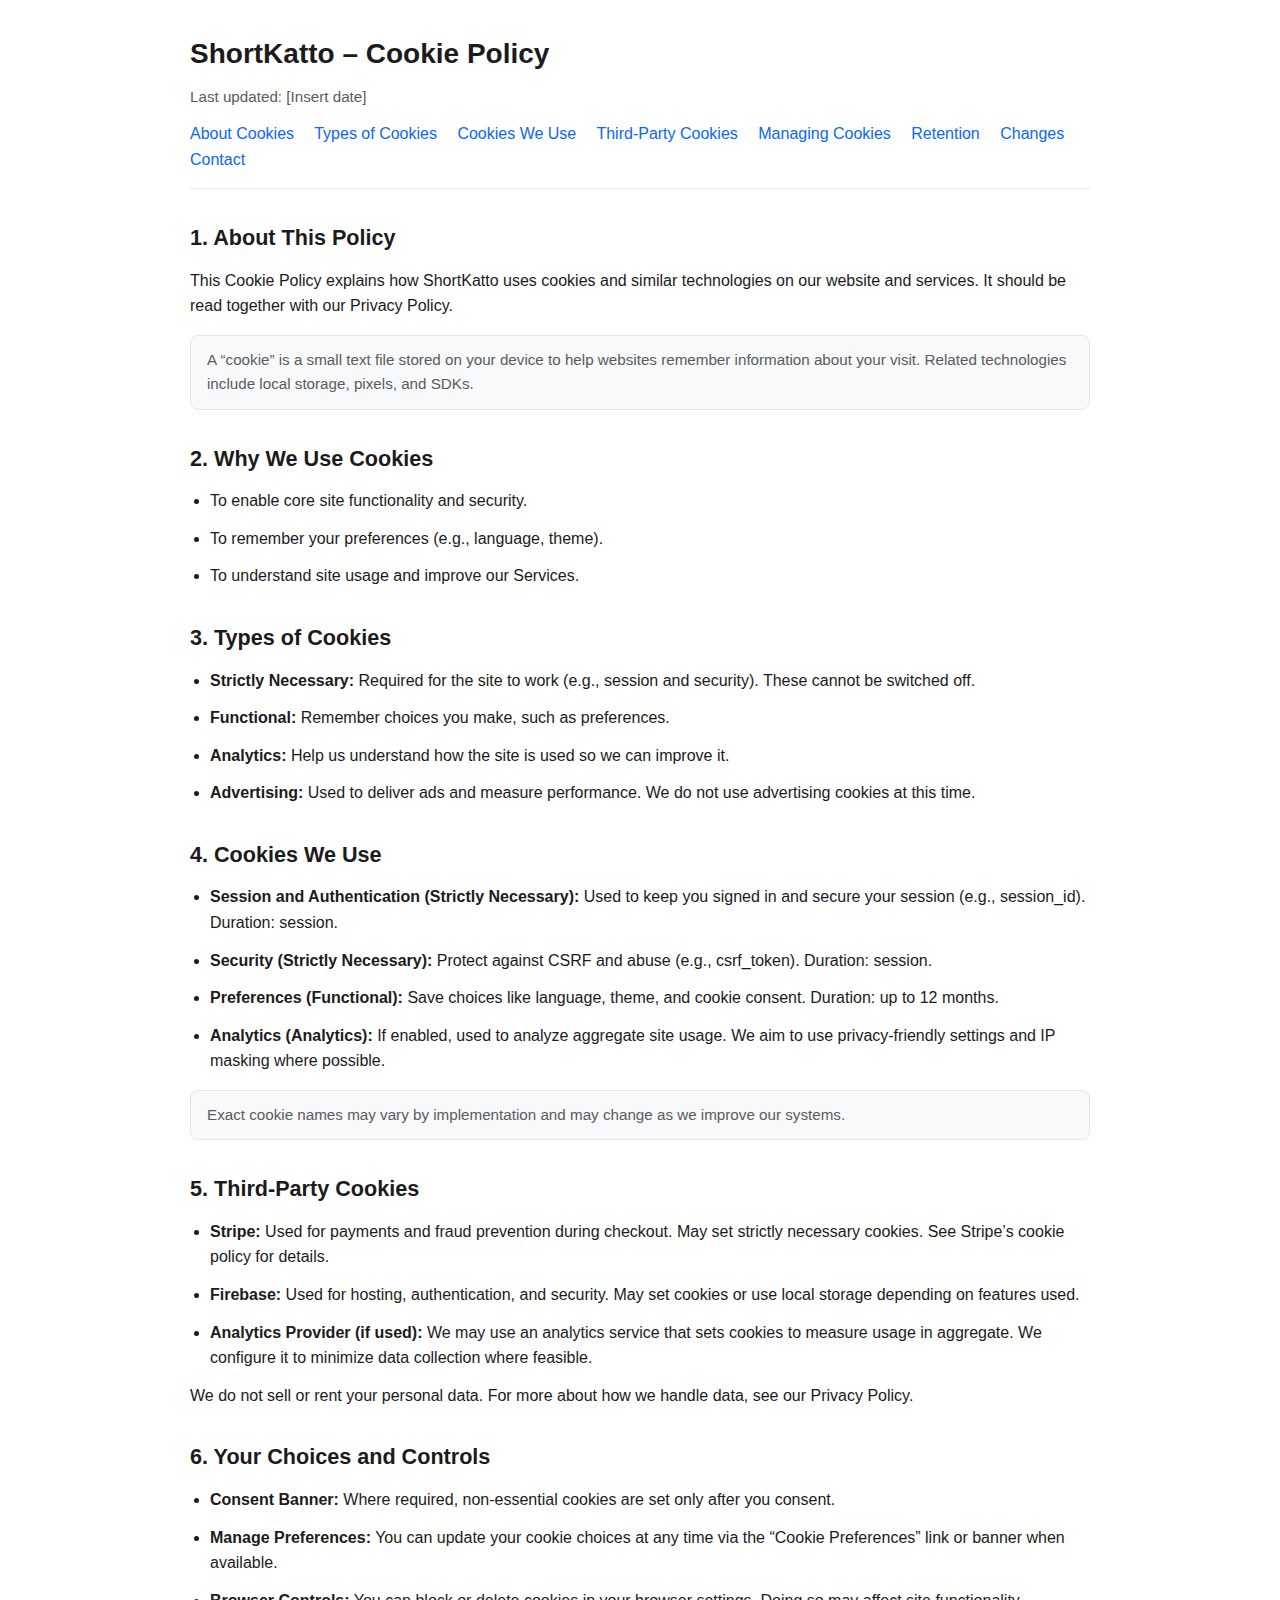
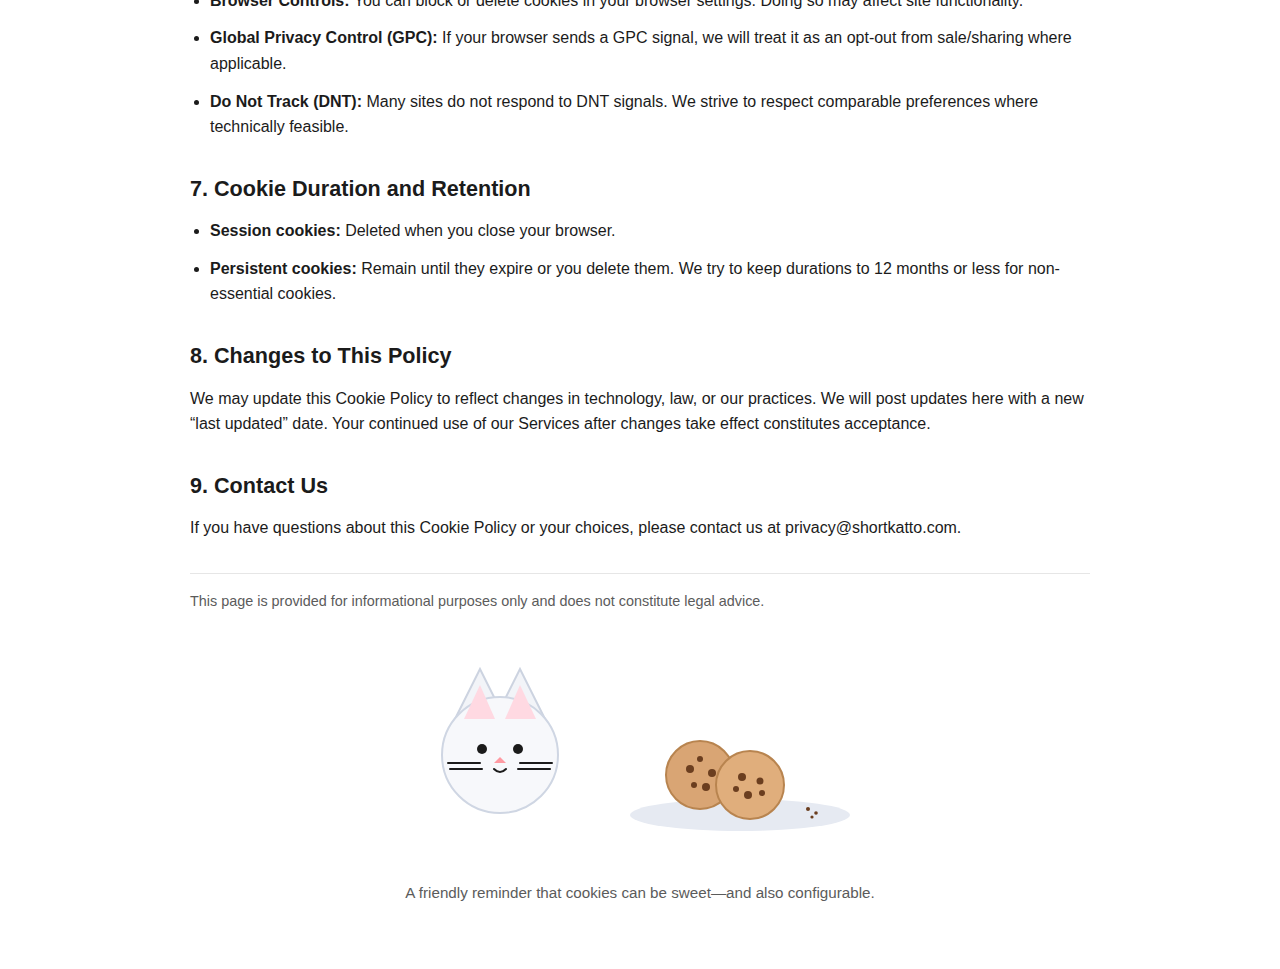
<file: cookies.html>
<!DOCTYPE html> <html lang="en"> <head> <meta charset="utf-8" /> <meta name="viewport" content="width=device-width, initial-scale=1" /> <title>ShortKatto – Cookie Policy</title> <style> :root { --bg: #ffffff; --fg: #1b1b1b; --muted: #5b5b5b; --link: #0a66ff; --border: #e6e6e6; --surface: #f8f9fb; } @media (prefers-color-scheme: dark) { :root { --bg: #0f1115; --fg: #e9e9e9; --muted: #a0a0a0; --link: #6ea8ff; --border: #222733; --surface: #131826; } } html, body { background: var(--bg); color: var(--fg); margin: 0; padding: 0; font-family: ui-sans-serif, -apple-system, BlinkMacSystemFont, Segoe UI, Roboto, Helvetica, Arial, "Apple Color Emoji", "Segoe UI Emoji"; line-height: 1.6; text-rendering: optimizeLegibility; } .container { max-width: 900px; margin: 0 auto; padding: 2rem 1rem 4rem; } header { margin-bottom: 1.5rem; border-bottom: 1px solid var(--border); padding-bottom: 1rem; } h1 { font-size: 1.75rem; margin: 0 0 0.5rem; } .updated { margin: 0.25rem 0 0.75rem; color: var(--muted); font-size: 0.95rem; } nav a { color: var(--link); text-decoration: none; margin-right: 1rem; } nav a:hover, nav a:focus { text-decoration: underline; } section { margin-top: 2rem; } h2 { font-size: 1.35rem; margin: 1.5rem 0 0.75rem; } ol, ul { margin: 0; padding-left: 1.25rem; } li { margin: 0 0 0.75rem; } p { margin: 0.25rem 0 0.5rem; } .callout { background: var(--surface); border: 1px solid var(--border); border-radius: 8px; padding: 0.75rem 1rem; color: var(--muted); font-size: 0.95rem; margin-top: 1rem; } .note { color: var(--muted); font-size: 0.9rem; margin-top: 2rem; border-top: 1px solid var(--border); padding-top: 1rem; } a { color: var(--link); } figure { margin: 2rem 0 0; text-align: center; } figcaption { color: var(--muted); font-size: 0.95rem; margin-top: 0.5rem; } .svg-wrap { display: inline-block; max-width: 520px; width: 100%; } svg { width: 100%; height: auto; display: block; } </style> </head> <body> <div class="container"> <header> <h1>ShortKatto – Cookie Policy</h1> <p class="updated">Last updated: <time datetime="">[Insert date]</time></p> <nav aria-label="Page sections"> <a href="#about">About Cookies</a> <a href="#types">Types of Cookies</a> <a href="#ours">Cookies We Use</a> <a href="#third-parties">Third-Party Cookies</a> <a href="#control">Managing Cookies</a> <a href="#retention">Retention</a> <a href="#changes">Changes</a> <a href="#contact">Contact</a> </nav> </header>
<main>
  <section id="about" aria-labelledby="about-heading">
    <h2 id="about-heading">1. About This Policy</h2>
    <p>This Cookie Policy explains how ShortKatto uses cookies and similar technologies on our website and services. It should be read together with our Privacy Policy.</p>
    <div class="callout">A “cookie” is a small text file stored on your device to help websites remember information about your visit. Related technologies include local storage, pixels, and SDKs.</div>
  </section>

  <section id="why" aria-labelledby="why-heading">
    <h2 id="why-heading">2. Why We Use Cookies</h2>
    <ul>
      <li>To enable core site functionality and security.</li>
      <li>To remember your preferences (e.g., language, theme).</li>
      <li>To understand site usage and improve our Services.</li>
    </ul>
  </section>

  <section id="types" aria-labelledby="types-heading">
    <h2 id="types-heading">3. Types of Cookies</h2>
    <ul>
      <li><strong>Strictly Necessary:</strong> Required for the site to work (e.g., session and security). These cannot be switched off.</li>
      <li><strong>Functional:</strong> Remember choices you make, such as preferences.</li>
      <li><strong>Analytics:</strong> Help us understand how the site is used so we can improve it.</li>
      <li><strong>Advertising:</strong> Used to deliver ads and measure performance. We do not use advertising cookies at this time.</li>
    </ul>
  </section>

  <section id="ours" aria-labelledby="ours-heading">
    <h2 id="ours-heading">4. Cookies We Use</h2>
    <ul>
      <li><strong>Session and Authentication (Strictly Necessary):</strong> Used to keep you signed in and secure your session (e.g., session_id). Duration: session.</li>
      <li><strong>Security (Strictly Necessary):</strong> Protect against CSRF and abuse (e.g., csrf_token). Duration: session.</li>
      <li><strong>Preferences (Functional):</strong> Save choices like language, theme, and cookie consent. Duration: up to 12 months.</li>
      <li><strong>Analytics (Analytics):</strong> If enabled, used to analyze aggregate site usage. We aim to use privacy-friendly settings and IP masking where possible.</li>
    </ul>
    <p class="callout">Exact cookie names may vary by implementation and may change as we improve our systems.</p>
  </section>

  <section id="third-parties" aria-labelledby="third-parties-heading">
    <h2 id="third-parties-heading">5. Third-Party Cookies</h2>
    <ul>
      <li><strong>Stripe:</strong> Used for payments and fraud prevention during checkout. May set strictly necessary cookies. See Stripe’s cookie policy for details.</li>
      <li><strong>Firebase:</strong> Used for hosting, authentication, and security. May set cookies or use local storage depending on features used.</li>
      <li><strong>Analytics Provider (if used):</strong> We may use an analytics service that sets cookies to measure usage in aggregate. We configure it to minimize data collection where feasible.</li>
    </ul>
    <p>We do not sell or rent your personal data. For more about how we handle data, see our Privacy Policy.</p>
  </section>

  <section id="control" aria-labelledby="control-heading">
    <h2 id="control-heading">6. Your Choices and Controls</h2>
    <ul>
      <li><strong>Consent Banner:</strong> Where required, non-essential cookies are set only after you consent.</li>
      <li><strong>Manage Preferences:</strong> You can update your cookie choices at any time via the “Cookie Preferences” link or banner when available.</li>
      <li><strong>Browser Controls:</strong> You can block or delete cookies in your browser settings. Doing so may affect site functionality.</li>
      <li><strong>Global Privacy Control (GPC):</strong> If your browser sends a GPC signal, we will treat it as an opt-out from sale/sharing where applicable.</li>
      <li><strong>Do Not Track (DNT):</strong> Many sites do not respond to DNT signals. We strive to respect comparable preferences where technically feasible.</li>
    </ul>
  </section>

  <section id="retention" aria-labelledby="retention-heading">
    <h2 id="retention-heading">7. Cookie Duration and Retention</h2>
    <ul>
      <li><strong>Session cookies:</strong> Deleted when you close your browser.</li>
      <li><strong>Persistent cookies:</strong> Remain until they expire or you delete them. We try to keep durations to 12 months or less for non-essential cookies.</li>
    </ul>
  </section>

  <section id="changes" aria-labelledby="changes-heading">
    <h2 id="changes-heading">8. Changes to This Policy</h2>
    <p>We may update this Cookie Policy to reflect changes in technology, law, or our practices. We will post updates here with a new “last updated” date. Your continued use of our Services after changes take effect constitutes acceptance.</p>
  </section>

  <section id="contact" aria-labelledby="contact-heading">
    <h2 id="contact-heading">9. Contact Us</h2>
    <p>If you have questions about this Cookie Policy or your choices, please contact us at privacy@shortkatto.com.</p>
  </section>

  <p class="note">This page is provided for informational purposes only and does not constitute legal advice.</p>

  <figure aria-labelledby="cat-title cat-desc">
    <div class="svg-wrap">
      <svg viewBox="0 0 520 220" role="img" aria-labelledby="cat-title cat-desc" xmlns="http://www.w3.org/2000/svg">
        <title id="cat-title">Cat with cookies</title>
        <desc id="cat-desc">A simple illustration of a smiling cat next to chocolate chip cookies.</desc>

        <!-- Background plate -->
        <rect x="0" y="0" width="520" height="220" rx="12" fill="none" />

        <!-- Cat body (simple head) -->
        <g transform="translate(120,110)">
          <!-- Ears -->
          <polygon points="-48,-30 -20,-86 8,-30" fill="#f2f4f8" stroke="#ccd3e0" stroke-width="2"/>
          <polygon points="48,-30 20,-86 -8,-30" fill="#f2f4f8" stroke="#ccd3e0" stroke-width="2"/>
          <!-- Head -->
          <circle cx="0" cy="0" r="58" fill="#f7f8fb" stroke="#cfd6e3" stroke-width="2"/>
          <!-- Inner ears -->
          <polygon points="-36,-36 -20,-70 -5,-36" fill="#ffd9e2"/>
          <polygon points="36,-36 20,-70 5,-36" fill="#ffd9e2"/>
          <!-- Eyes -->
          <circle cx="-18" cy="-6" r="5" fill="#1b1b1b"/>
          <circle cx="18" cy="-6" r="5" fill="#1b1b1b"/>
          <!-- Nose -->
          <polygon points="0,2 -6,8 6,8" fill="#ff9aa2"/>
          <!-- Mouth -->
          <path d="M -6 14 Q 0 20 6 14" stroke="#1b1b1b" stroke-width="2" fill="none" stroke-linecap="round"/>
          <!-- Whiskers -->
          <path d="M -20 8 H -52" stroke="#1b1b1b" stroke-width="2" stroke-linecap="round"/>
          <path d="M -18 14 H -50" stroke="#1b1b1b" stroke-width="2" stroke-linecap="round"/>
          <path d="M 20 8 H 52" stroke="#1b1b1b" stroke-width="2" stroke-linecap="round"/>
          <path d="M 18 14 H 50" stroke="#1b1b1b" stroke-width="2" stroke-linecap="round"/>
        </g>

        <!-- Cookies -->
        <g transform="translate(360,130)">
          <!-- Plate -->
          <ellipse cx="0" cy="40" rx="110" ry="16" fill="#e6eaf2"/>
          <!-- Cookie 1 -->
          <g transform="translate(-40,0)">
            <circle cx="0" cy="0" r="34" fill="#d9a574" stroke="#b8844f" stroke-width="2"/>
            <circle cx="-10" cy="-6" r="4" fill="#6b3e1f"/>
            <circle cx="12" cy="-2" r="4" fill="#6b3e1f"/>
            <circle cx="6" cy="12" r="4" fill="#6b3e1f"/>
            <circle cx="-6" cy="10" r="3" fill="#6b3e1f"/>
            <circle cx="0" cy="-16" r="3" fill="#6b3e1f"/>
          </g>
          <!-- Cookie 2 -->
          <g transform="translate(10,10)">
            <circle cx="0" cy="0" r="34" fill="#e0ae7c" stroke="#b8844f" stroke-width="2"/>
            <circle cx="-8" cy="-8" r="4" fill="#6b3e1f"/>
            <circle cx="10" cy="-4" r="3.5" fill="#6b3e1f"/>
            <circle cx="-2" cy="10" r="4" fill="#6b3e1f"/>
            <circle cx="12" cy="8" r="3" fill="#6b3e1f"/>
            <circle cx="-14" cy="4" r="3" fill="#6b3e1f"/>
          </g>
          <!-- Crumbs -->
          <circle cx="68" cy="34" r="2" fill="#6b3e1f"/>
          <circle cx="76" cy="38" r="1.8" fill="#6b3e1f"/>
          <circle cx="72" cy="42" r="1.6" fill="#6b3e1f"/>
        </g>
      </svg>
    </div>
    <figcaption>A friendly reminder that cookies can be sweet—and also configurable.</figcaption>
  </figure>
</main>
</div> </body> </html>
</file>
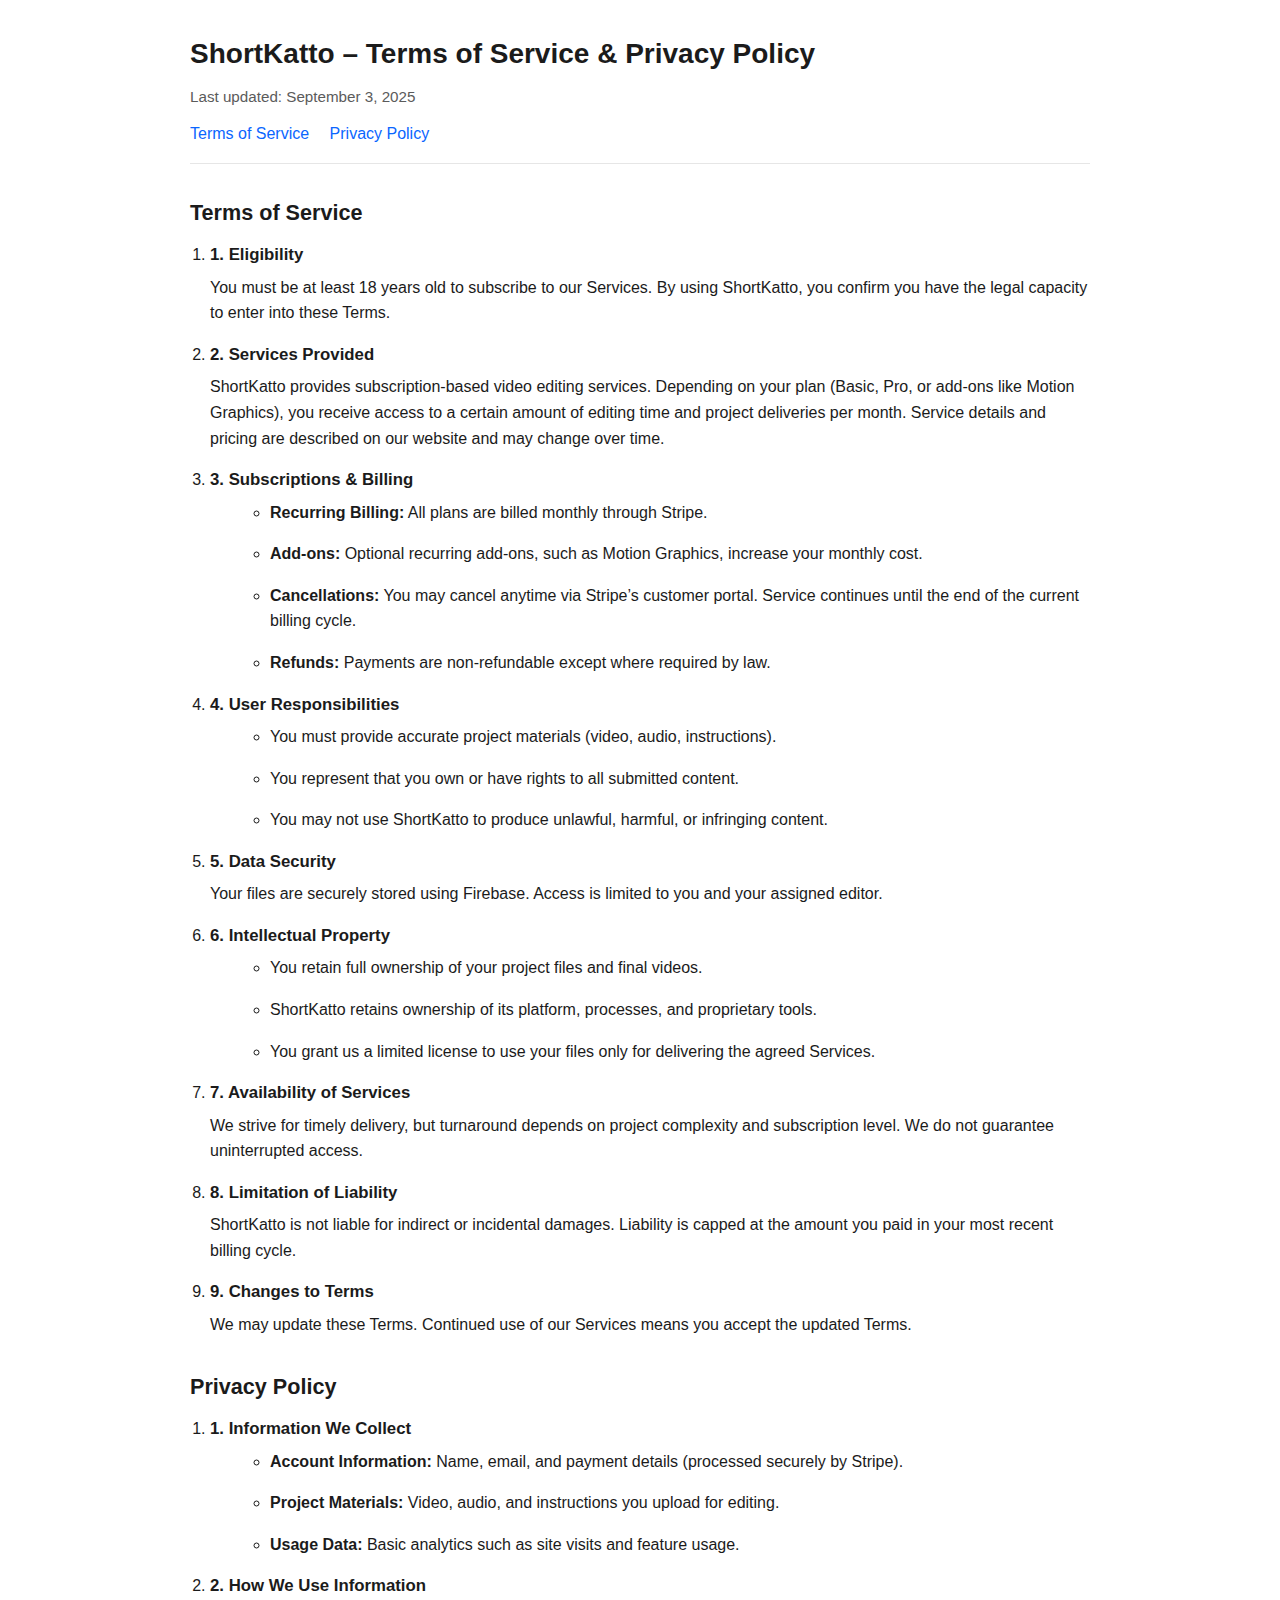
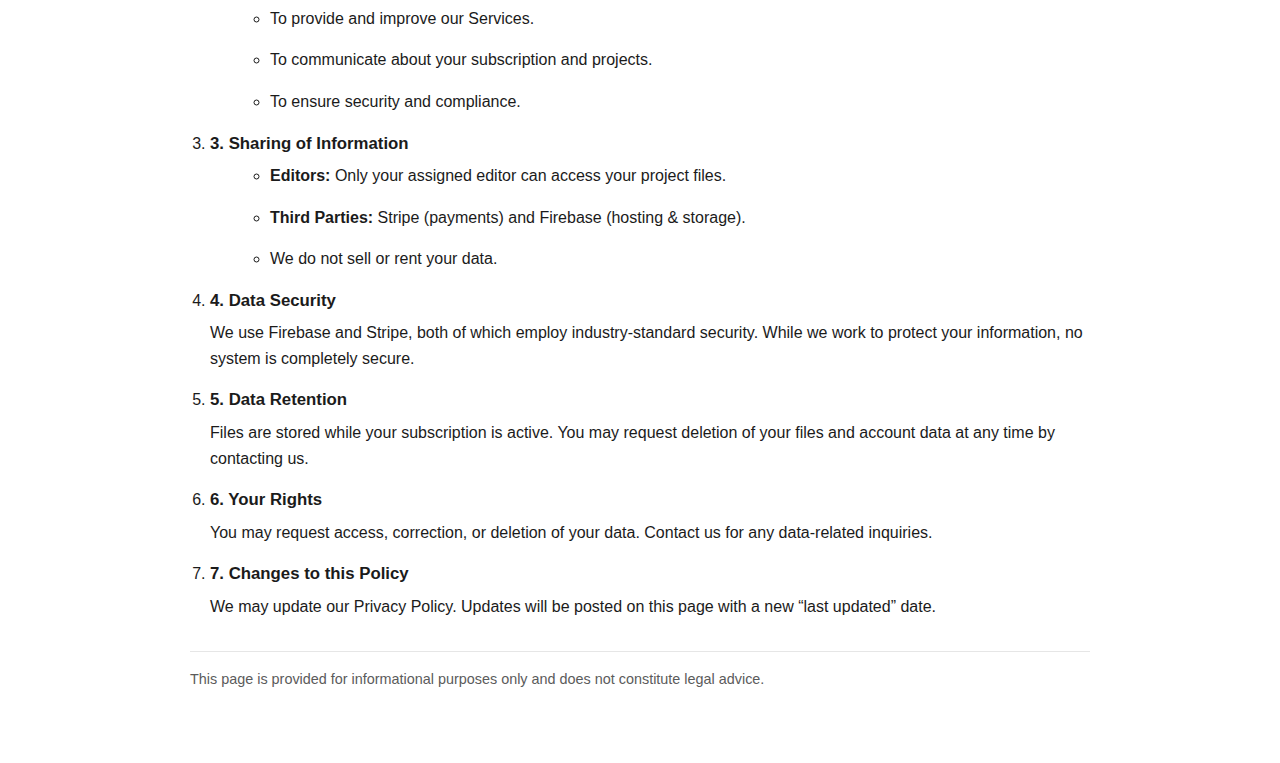
<file: terms.html>
<!DOCTYPE html>
<html lang="en">
<head> 
<meta charset="utf-8" /> 
<meta name="viewport" content="width=device-width, initial-scale=1" />
<title>ShortKatto – Terms of Service & Privacy Policy</title> 
<style> :root { --bg: #ffffff; --fg: #1b1b1b; --muted: #5b5b5b; --link: #0a66ff; --border: #e6e6e6; } @media (prefers-color-scheme: dark) { :root { --bg: #0f1115; --fg: #e9e9e9; --muted: #a0a0a0; --link: #6ea8ff; --border: #222733; } } html, body { background: var(--bg); color: var(--fg); margin: 0; padding: 0; font-family: ui-sans-serif, -apple-system, BlinkMacSystemFont, Segoe UI, Roboto, Helvetica, Arial, "Apple Color Emoji", "Segoe UI Emoji"; line-height: 1.6; text-rendering: optimizeLegibility; } .container { max-width: 900px; margin: 0 auto; padding: 2rem 1rem 4rem; } header { margin-bottom: 1.5rem; border-bottom: 1px solid var(--border); padding-bottom: 1rem; } h1 { font-size: 1.75rem; margin: 0 0 0.5rem; } .updated { margin: 0.25rem 0 0.75rem; color: var(--muted); font-size: 0.95rem; } nav a { color: var(--link); text-decoration: none; margin-right: 1rem; } nav a:hover, nav a:focus { text-decoration: underline; } section { margin-top: 2rem; } h2 { font-size: 1.35rem; margin: 1.5rem 0 0.75rem; } ol { margin: 0; padding-left: 1.25rem; } li { margin: 0 0 1rem; } li h3 { font-size: 1.05rem; margin: 0 0 0.35rem; } p { margin: 0.25rem 0 0.5rem; } ul { margin: 0.25rem 0 0.5rem 1.25rem; } .note { color: var(--muted); font-size: 0.9rem; margin-top: 2rem; border-top: 1px solid var(--border); padding-top: 1rem; } a { color: var(--link); } </style> 
</head> 
<body> 
<div class="container"> 
<header> <h1>ShortKatto – Terms of Service & Privacy Policy</h1> <p class="updated">Last updated:  <time datetime="2025-09-03">September 3, 2025</time>
<nav aria-label="Page sections"> <a href="#terms">Terms of Service</a> <a href="#privacy">Privacy Policy</a> </nav> </header>
<main>
  <section id="terms" aria-labelledby="terms-heading">
    <h2 id="terms-heading">Terms of Service</h2>
    <ol>
      <li id="eligibility">
        <h3>1. Eligibility</h3>
        <p>You must be at least 18 years old to subscribe to our Services. By using ShortKatto, you confirm you have the legal capacity to enter into these Terms.</p>
      </li>

      <li id="services-provided">
        <h3>2. Services Provided</h3>
        <p>ShortKatto provides subscription-based video editing services. Depending on your plan (Basic, Pro, or add-ons like Motion Graphics), you receive access to a certain amount of editing time and project deliveries per month. Service details and pricing are described on our website and may change over time.</p>
      </li>

      <li id="subscriptions-billing">
        <h3>3. Subscriptions & Billing</h3>
        <ul>
          <li><strong>Recurring Billing:</strong> All plans are billed monthly through Stripe.</li>
          <li><strong>Add-ons:</strong> Optional recurring add-ons, such as Motion Graphics, increase your monthly cost.</li>
          <li><strong>Cancellations:</strong> You may cancel anytime via Stripe’s customer portal. Service continues until the end of the current billing cycle.</li>
          <li><strong>Refunds:</strong> Payments are non-refundable except where required by law.</li>
        </ul>
      </li>

      <li id="user-responsibilities">
        <h3>4. User Responsibilities</h3>
        <ul>
          <li>You must provide accurate project materials (video, audio, instructions).</li>
          <li>You represent that you own or have rights to all submitted content.</li>
          <li>You may not use ShortKatto to produce unlawful, harmful, or infringing content.</li>
        </ul>
      </li>

      <li id="data-security">
        <h3>5. Data Security</h3>
        <p>Your files are securely stored using Firebase. Access is limited to you and your assigned editor.</p>
      </li>

      <li id="intellectual-property">
        <h3>6. Intellectual Property</h3>
        <ul>
          <li>You retain full ownership of your project files and final videos.</li>
          <li>ShortKatto retains ownership of its platform, processes, and proprietary tools.</li>
          <li>You grant us a limited license to use your files only for delivering the agreed Services.</li>
        </ul>
      </li>

      <li id="availability-of-services">
        <h3>7. Availability of Services</h3>
        <p>We strive for timely delivery, but turnaround depends on project complexity and subscription level. We do not guarantee uninterrupted access.</p>
      </li>

      <li id="limitation-of-liability">
        <h3>8. Limitation of Liability</h3>
        <p>ShortKatto is not liable for indirect or incidental damages. Liability is capped at the amount you paid in your most recent billing cycle.</p>
      </li>

      <li id="changes-to-terms">
        <h3>9. Changes to Terms</h3>
        <p>We may update these Terms. Continued use of our Services means you accept the updated Terms.</p>
      </li>
    </ol>
  </section>

  <section id="privacy" aria-labelledby="privacy-heading">
    <h2 id="privacy-heading">Privacy Policy</h2>
    <ol>
      <li id="info-we-collect">
        <h3>1. Information We Collect</h3>
        <ul>
          <li><strong>Account Information:</strong> Name, email, and payment details (processed securely by Stripe).</li>
          <li><strong>Project Materials:</strong> Video, audio, and instructions you upload for editing.</li>
          <li><strong>Usage Data:</strong> Basic analytics such as site visits and feature usage.</li>
        </ul>
      </li>

      <li id="how-we-use">
        <h3>2. How We Use Information</h3>
        <ul>
          <li>To provide and improve our Services.</li>
          <li>To communicate about your subscription and projects.</li>
          <li>To ensure security and compliance.</li>
        </ul>
      </li>

      <li id="sharing-of-information">
        <h3>3. Sharing of Information</h3>
        <ul>
          <li><strong>Editors:</strong> Only your assigned editor can access your project files.</li>
          <li><strong>Third Parties:</strong> Stripe (payments) and Firebase (hosting & storage).</li>
          <li>We do not sell or rent your data.</li>
        </ul>
      </li>

      <li id="privacy-data-security">
        <h3>4. Data Security</h3>
        <p>We use Firebase and Stripe, both of which employ industry-standard security. While we work to protect your information, no system is completely secure.</p>
      </li>

      <li id="data-retention">
        <h3>5. Data Retention</h3>
        <p>Files are stored while your subscription is active. You may request deletion of your files and account data at any time by contacting us.</p>
      </li>

      <li id="your-rights">
        <h3>6. Your Rights</h3>
        <p>You may request access, correction, or deletion of your data. Contact us for any data-related inquiries.</p>
      </li>

      <li id="changes-to-policy">
        <h3>7. Changes to this Policy</h3>
        <p>We may update our Privacy Policy. Updates will be posted on this page with a new “last updated” date.</p>
      </li>
    </ol>
  </section>


  <p class="note">This page is provided for informational purposes only and does not constitute legal advice.</p>
</main>
</div> 
</body>
</html>
</file>
